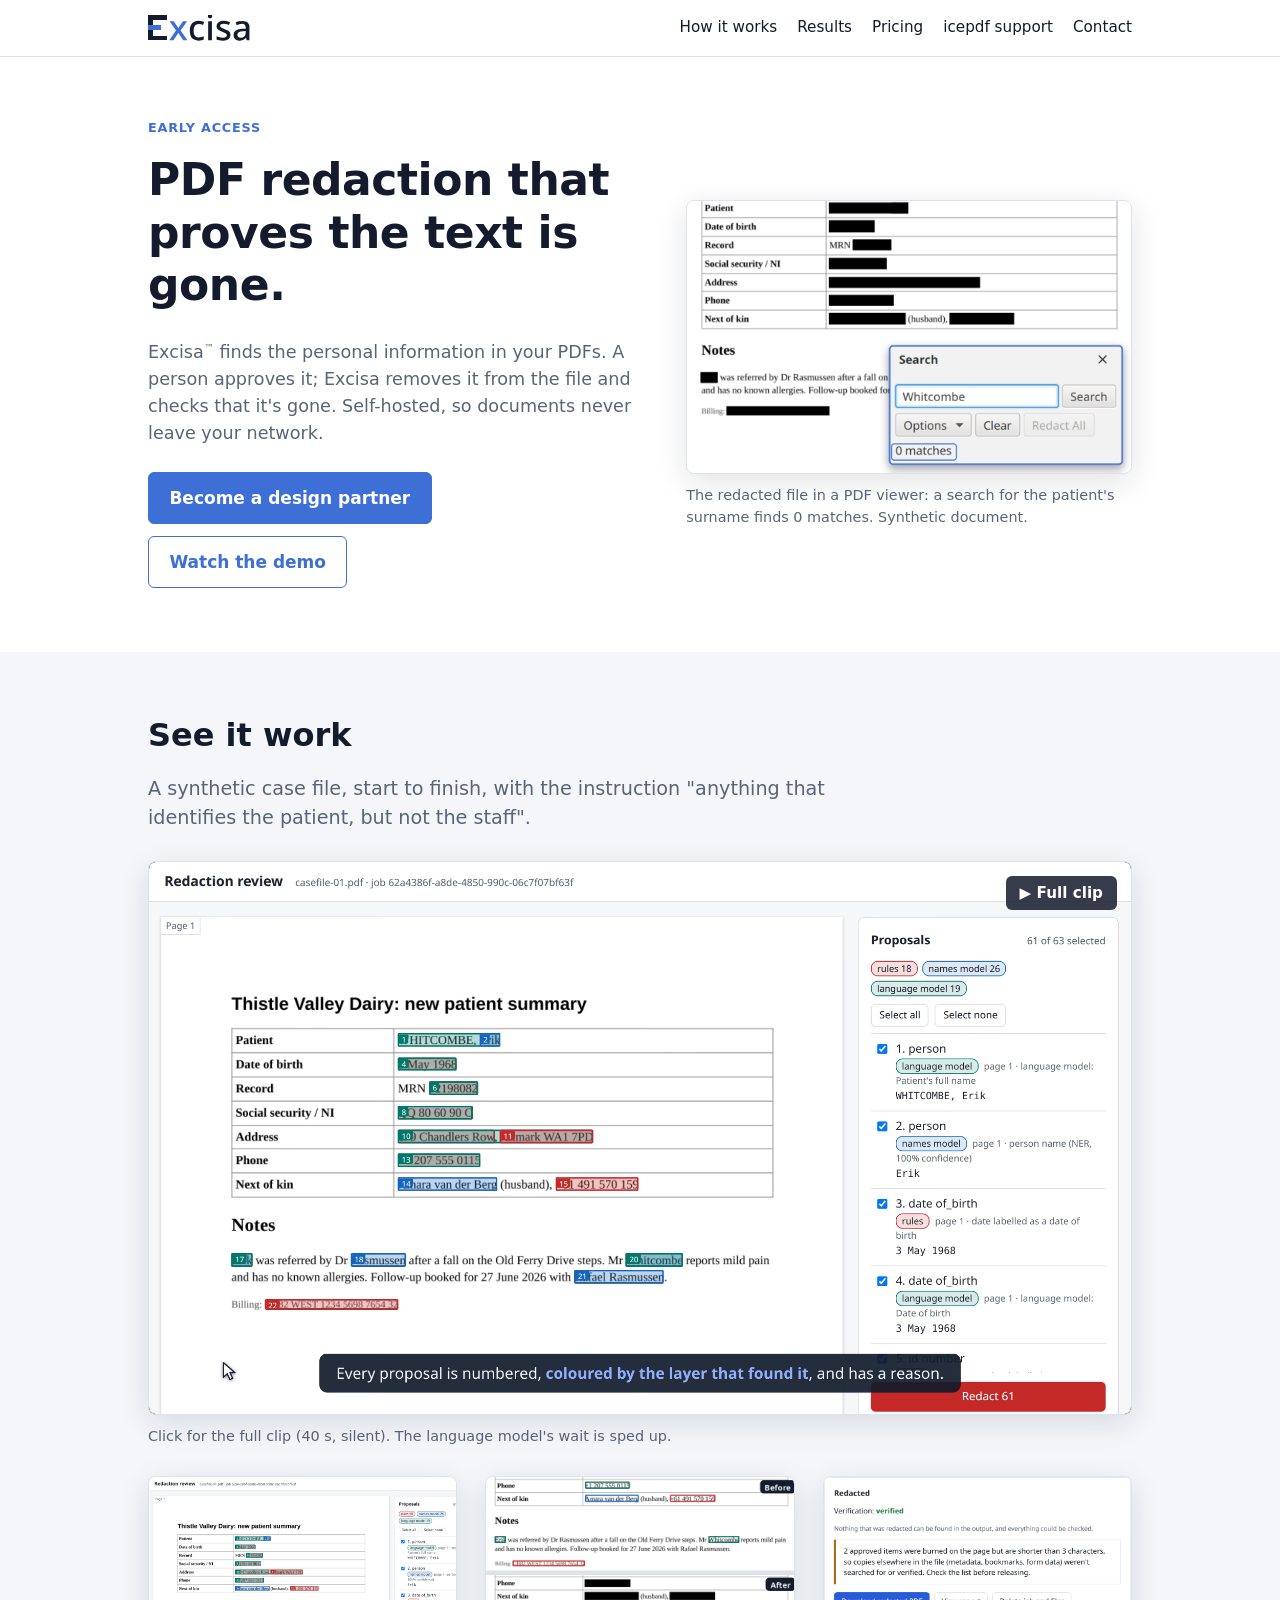
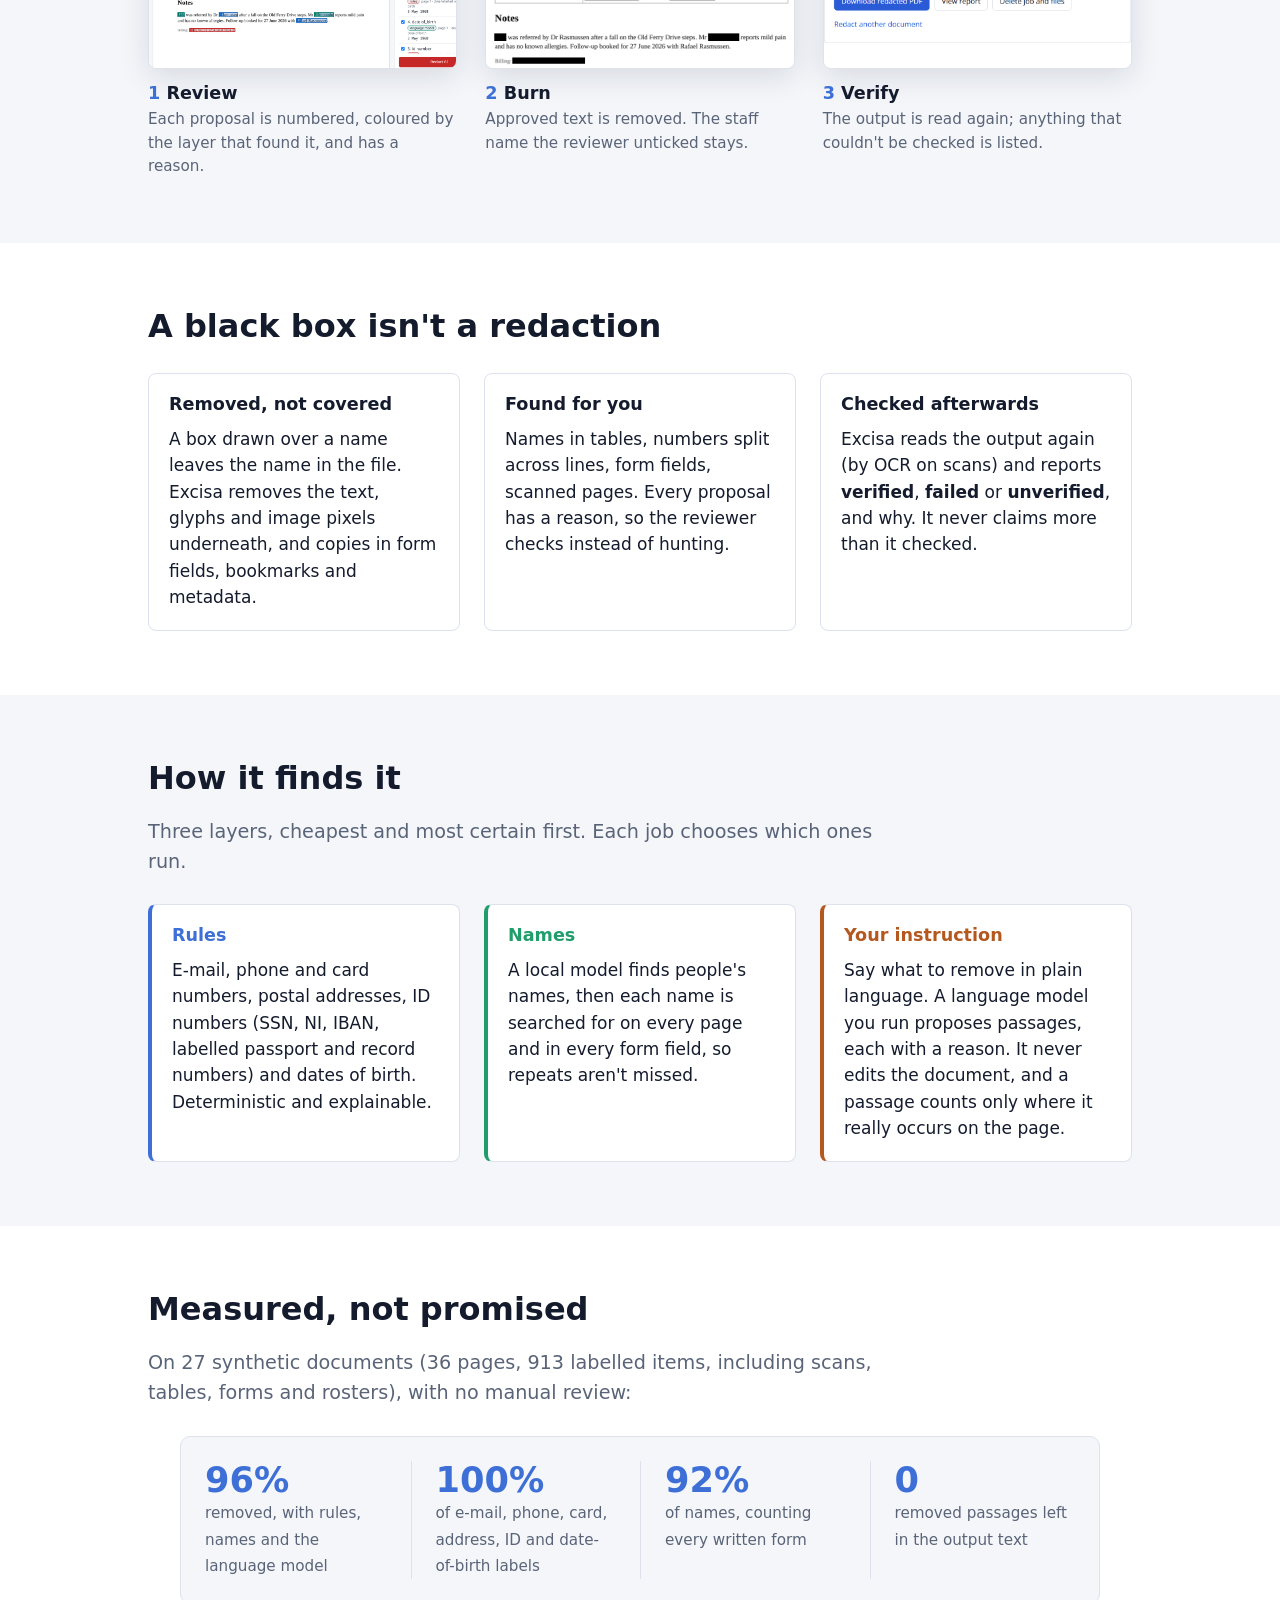
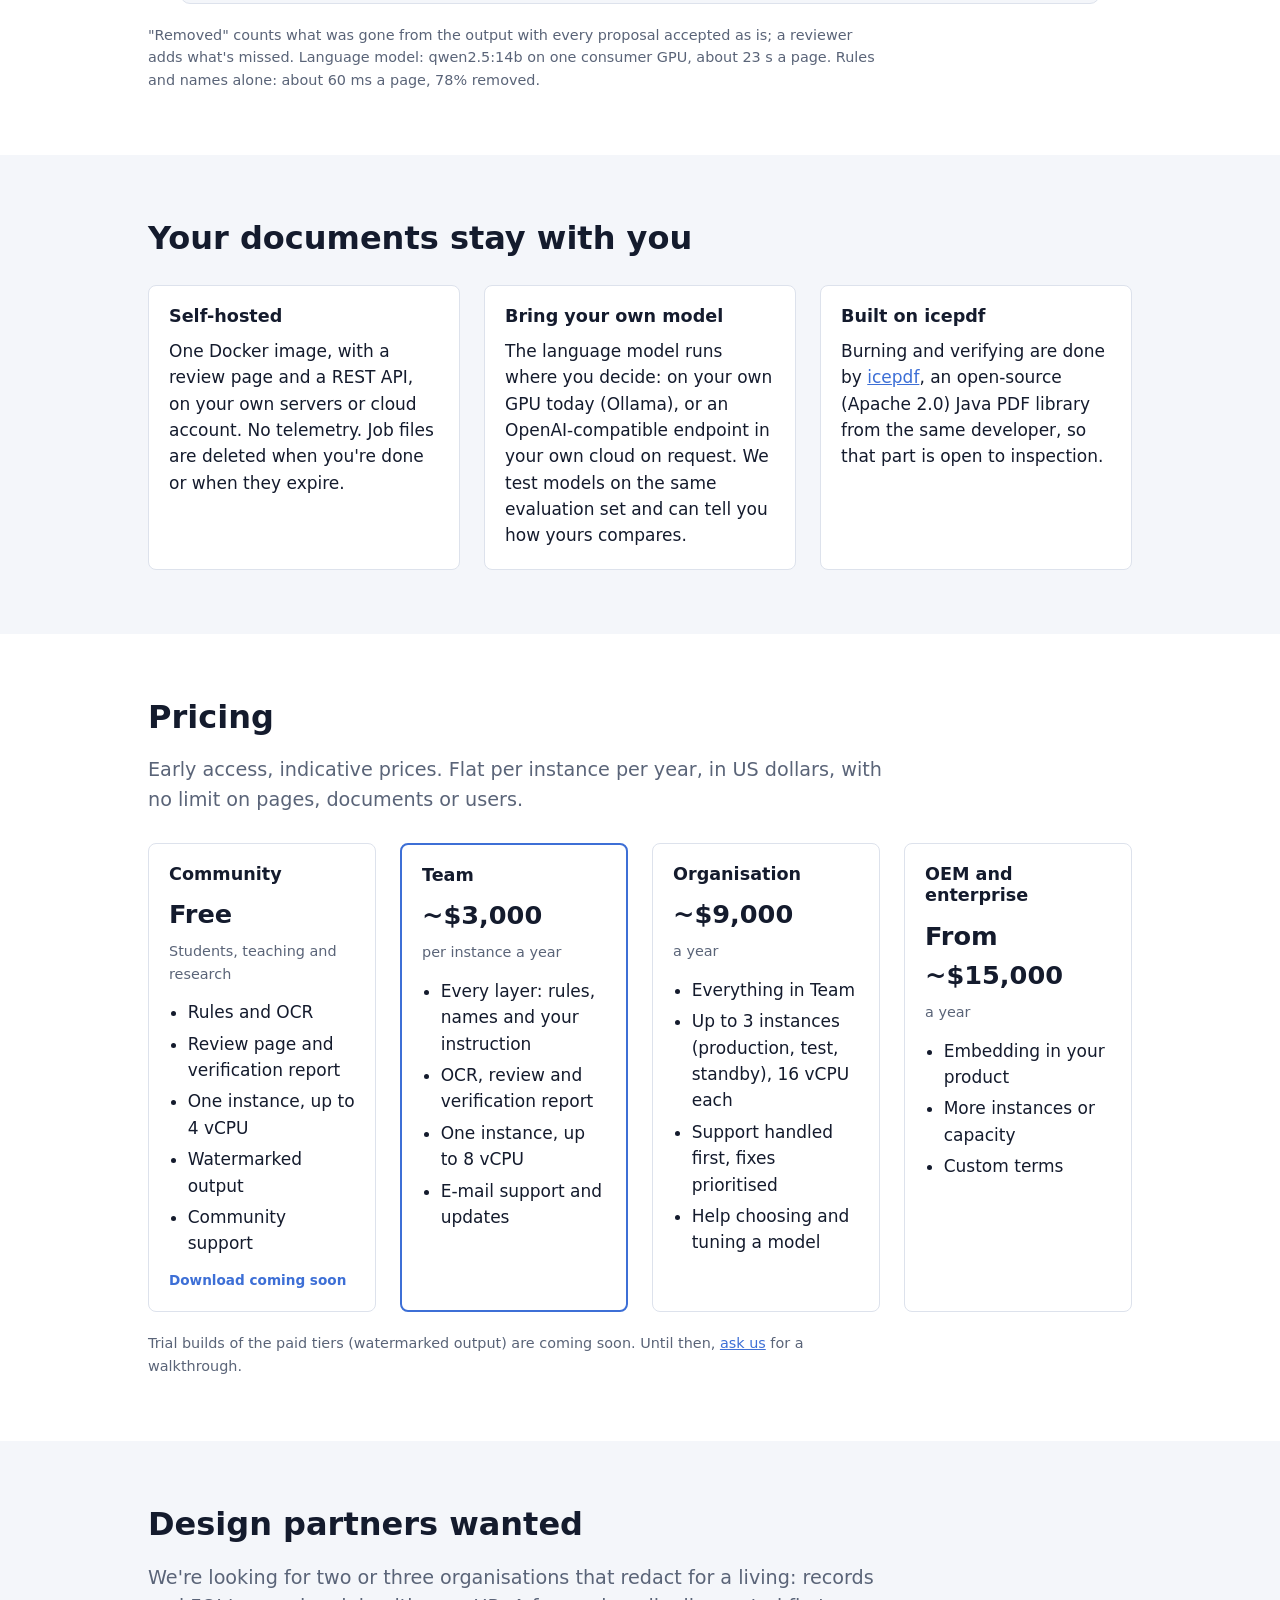
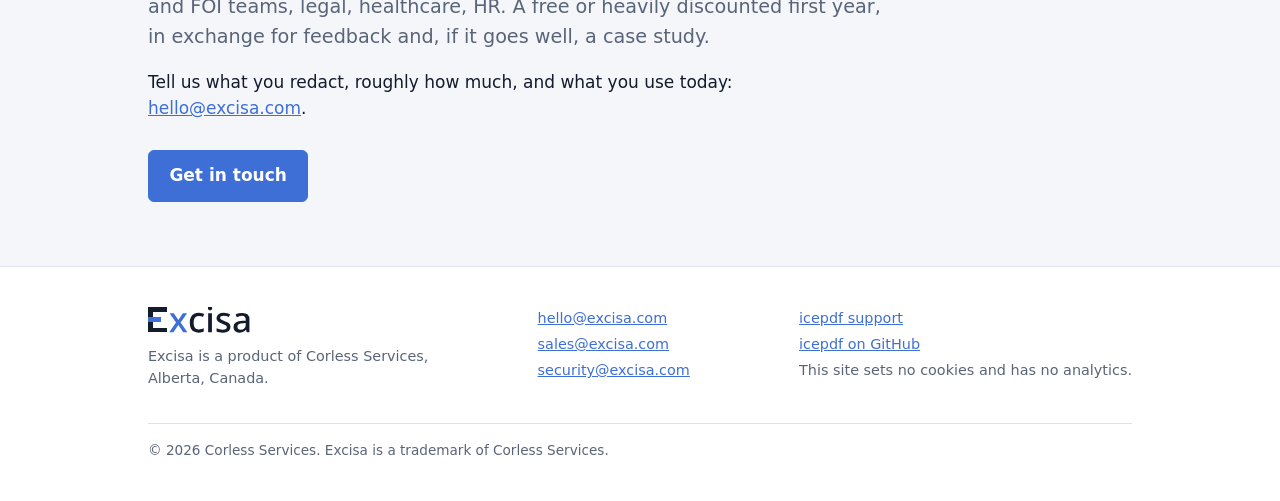
<file: index.html>
<!doctype html>
<html lang="en">
<head>
<meta charset="utf-8">
<meta name="viewport" content="width=device-width, initial-scale=1">
<title>Excisa: self-hosted PDF redaction that proves the text is gone</title>
<meta name="description" content="Excisa finds personal information in PDFs, lets a person approve it, removes it for good and checks that it's gone. Self-hosted: documents never leave your network.">
<link rel="icon" href="/favicon.ico" sizes="any">
<link rel="icon" href="/favicon.svg" type="image/svg+xml">
<link rel="apple-touch-icon" href="/apple-touch-icon.png">
<meta name="theme-color" content="#141b2d">
<link rel="canonical" href="https://excisa.com/">
<meta property="og:type" content="website">
<meta property="og:site_name" content="Excisa">
<meta property="og:url" content="https://excisa.com/">
<meta property="og:title" content="Excisa: self-hosted PDF redaction that proves the text is gone">
<meta property="og:description" content="Excisa finds personal information in PDFs, lets a person approve it, removes it for good and checks that it's gone. Self-hosted: documents never leave your network.">
<meta property="og:image" content="https://excisa.com/img/social-card.png">
<meta property="og:image:width" content="1200">
<meta property="og:image:height" content="630">
<meta property="og:image:alt" content="Excisa: PDF redaction that proves the text is gone. A redacted page and a search finding 0 matches.">
<meta name="twitter:card" content="summary_large_image">
<script type="application/ld+json">
{
 "@context": "https://schema.org",
 "@graph": [
  {
   "@type": "Organization",
   "@id": "https://excisa.com/#org",
   "name": "Corless Services",
   "url": "https://excisa.com/",
   "logo": "https://excisa.com/apple-touch-icon.png",
   "email": "hello@excisa.com",
   "address": {
    "@type": "PostalAddress",
    "addressRegion": "AB",
    "addressCountry": "CA"
   }
  },
  {
   "@type": "WebSite",
   "@id": "https://excisa.com/#website",
   "name": "Excisa",
   "url": "https://excisa.com/",
   "publisher": {
    "@id": "https://excisa.com/#org"
   }
  },
  {
   "@type": "SoftwareApplication",
   "@id": "https://excisa.com/#excisa",
   "name": "Excisa",
   "url": "https://excisa.com/",
   "applicationCategory": "BusinessApplication",
   "operatingSystem": "Linux (Docker)",
   "description": "Self-hosted PDF redaction: finds personal information with rules, a names model and a language model, a person approves it, and the text is removed and verified gone.",
   "publisher": {
    "@id": "https://excisa.com/#org"
   }
  }
 ]
}
</script>
<link rel="stylesheet" href="/site.css">
</head>
<body>

<header class="top">
  <div class="wrap">
    <a class="logo" href="/"><picture>
      <source srcset="/img/excisa-dark.svg" media="(prefers-color-scheme: dark)">
      <img src="/img/excisa-light.svg" alt="Excisa">
    </picture></a>
    <nav>
      <a href="#how">How it works</a>
      <a href="#results">Results</a>
      <a href="#pricing">Pricing</a>
      <a href="/icepdf-support.html"><span class="wide">icepdf </span>support</a>
      <a href="#contact">Contact</a>
    </nav>
  </div>
</header>

<main>

<section class="hero">
  <div class="wrap hero-grid">
    <div>
      <span class="tag">Early access</span>
      <h1>PDF redaction that proves the text is gone.</h1>
      <p class="lead">Excisa<span class="tm">™</span> finds the personal information in your PDFs. A person approves it; Excisa removes
        it from the file and checks that it's gone. Self-hosted, so documents never leave your network.</p>
      <div class="actions">
        <a class="btn" href="#contact">Become a design partner</a>
        <a class="btn ghost" href="#demo">Watch the demo</a>
      </div>
    </div>
    <figure class="shot">
      <img src="/img/hero-gone.png" width="1150" height="704"
        alt="A redacted patient summary open in a PDF viewer: black boxes where the details were, and a search for the patient's surname finding 0 matches.">
      <figcaption>The redacted file in a PDF viewer: a search for the patient's surname finds 0 matches. Synthetic
        document.</figcaption>
    </figure>
  </div>
</section>

<section id="demo" class="alt">
  <div class="wrap">
    <h2>See it work</h2>
    <p class="lead">A synthetic case file, start to finish, with the instruction "anything that identifies the patient,
      but not the staff".</p>
    <figure class="video" data-title="Excisa, start to finish" data-full="/video/excisa-demo.mp4">
      <div class="video-frame">
        <video class="video-loop" autoplay muted loop playsinline preload="metadata" poster="/video/excisa-demo-poster.jpg"
          aria-label="Review, untick a staff name, redact, verify, and search the output in a PDF viewer">
          <source src="/video/excisa-demo-loop.webm" type="video/webm">
          <source src="/video/excisa-demo-loop.mp4" type="video/mp4">
        </video>
      </div>
      <figcaption>Click for the full clip (40 s, silent). The language model's wait is sped up.</figcaption>
    </figure>
    <ol class="thumbs">
      <li>
        <figure class="shot">
          <img src="/img/review-thumb.png" loading="lazy"
            alt="The review page: numbered boxes on the page, coloured by the layer that found them, beside the list of proposals with their reasons.">
        </figure>
        <h3>Review</h3>
        <p>Each proposal is numbered, coloured by the layer that found it, and has a reason.</p>
      </li>
      <li>
        <figure class="shot">
          <img src="/img/burn-thumb.png" loading="lazy"
            alt="Part of page 1 before and after: the patient's details outlined, then removed; Dr Rasmussen, a staff member, left in place.">
        </figure>
        <h3>Burn</h3>
        <p>Approved text is removed. The staff name the reviewer unticked stays.</p>
      </li>
      <li>
        <figure class="shot">
          <img src="/img/verified.png" loading="lazy"
            alt="The result: verification verified, with a note listing two short items that were burned but not searched for elsewhere.">
        </figure>
        <h3>Verify</h3>
        <p>The output is read again; anything that couldn't be checked is listed.</p>
      </li>
    </ol>
  </div>
</section>

<section>
  <div class="wrap">
    <h2>A black box isn't a redaction</h2>
    <div class="grid">
      <div class="card">
        <h3>Removed, not covered</h3>
        <p>A box drawn over a name leaves the name in the file. Excisa removes the text, glyphs and image pixels
          underneath, and copies in form fields,
          bookmarks and metadata.</p>
      </div>
      <div class="card">
        <h3>Found for you</h3>
        <p>Names in tables, numbers split across lines, form fields, scanned pages. Every proposal has a reason, so
          the reviewer checks instead of hunting.</p>
      </div>
      <div class="card">
        <h3>Checked afterwards</h3>
        <p>Excisa reads the output again (by OCR on scans) and reports <b>verified</b>, <b>failed</b> or
          <b>unverified</b>, and why. It never claims more than it checked.</p>
      </div>
    </div>
  </div>
</section>

<section id="how" class="alt">
  <div class="wrap">
    <h2>How it finds it</h2>
    <p class="lead">Three layers, cheapest and most certain first. Each job chooses which ones run.</p>
    <div class="grid">
      <div class="card layer rules">
        <h3>Rules</h3>
        <p>E-mail, phone and card numbers, postal addresses, ID numbers (SSN, NI, IBAN, labelled passport and record
          numbers) and dates of birth. Deterministic and explainable.</p>
      </div>
      <div class="card layer names">
        <h3>Names</h3>
        <p>A local model finds people's names, then each name is searched for on every page and in every form field,
          so repeats aren't missed.</p>
      </div>
      <div class="card layer llm">
        <h3>Your instruction</h3>
        <p>Say what to remove in plain language. A language model you run proposes passages, each with a reason. It
          never edits the document, and a passage counts only where it really occurs on the page.</p>
      </div>
    </div>
  </div>
</section>

<section id="results">
  <div class="wrap">
    <h2>Measured, not promised</h2>
    <p class="lead">On 27 synthetic documents (36 pages, 913 labelled items, including scans, tables, forms and
      rosters), with no manual review:</p>
    <div class="stats">
      <div class="stat"><b>96%</b><span>removed, with rules, names and the language model</span></div>
      <div class="stat"><b>100%</b><span>of e-mail, phone, card, address, ID and date-of-birth labels</span></div>
      <div class="stat"><b>92%</b><span>of names, counting every written form</span></div>
      <div class="stat"><b>0</b><span>removed passages left in the output text</span></div>
    </div>
    <p class="muted small note">"Removed" counts what was gone from the output with every proposal accepted as is; a
      reviewer adds what's missed. Language model: qwen2.5:14b on one consumer GPU, about 23 s a page. Rules and names
      alone: about 60 ms a page, 78% removed.</p>
  </div>
</section>

<section class="alt">
  <div class="wrap">
    <h2>Your documents stay with you</h2>
    <div class="grid">
      <div class="card">
        <h3>Self-hosted</h3>
        <p>One Docker image, with a review page and a REST API, on your own servers or cloud account. No telemetry.
          Job files are deleted when you're done or when they expire.</p>
      </div>
      <div class="card">
        <h3>Bring your own model</h3>
        <p>The language model runs where you decide: on your own GPU today (Ollama), or an OpenAI-compatible endpoint
          in your own cloud on request. We test models on the same evaluation set and can tell you how yours
          compares.</p>
      </div>
      <div class="card">
        <h3>Built on icepdf</h3>
        <p>Burning and verifying are done by <a href="https://pcorless.github.io/icepdf">icepdf</a>, an open-source
          (Apache 2.0) Java PDF library from the same developer, so that part is open to inspection.</p>
      </div>
    </div>
  </div>
</section>

<section id="pricing">
  <div class="wrap">
    <h2>Pricing</h2>
    <p class="lead">Early access, indicative prices. Flat per instance per year, in US dollars, with no limit on pages,
      documents or users.</p>
    <div class="prices">
      <div class="card price">
        <h3>Community</h3>
        <div class="amount">Free</div>
        <p class="muted small">Students, teaching and research</p>
        <ul>
          <li>Rules and OCR</li>
          <li>Review page and verification report</li>
          <li>One instance, up to 4 vCPU</li>
          <li>Watermarked output</li>
          <li>Community support</li>
        </ul>
        <p class="soon">Download coming soon</p>
      </div>
      <div class="card price featured">
        <h3>Team</h3>
        <div class="amount">~$3,000</div>
        <p class="muted small">per instance a year</p>
        <ul>
          <li>Every layer: rules, names and your instruction</li>
          <li>OCR, review and verification report</li>
          <li>One instance, up to 8 vCPU</li>
          <li>E-mail support and updates</li>
        </ul>
      </div>
      <div class="card price">
        <h3>Organisation</h3>
        <div class="amount">~$9,000</div>
        <p class="muted small">a year</p>
        <ul>
          <li>Everything in Team</li>
          <li>Up to 3 instances (production, test, standby), 16 vCPU each</li>
          <li>Support handled first, fixes prioritised</li>
          <li>Help choosing and tuning a model</li>
        </ul>
      </div>
      <div class="card price">
        <h3>OEM and enterprise</h3>
        <div class="amount">From ~$15,000</div>
        <p class="muted small">a year</p>
        <ul>
          <li>Embedding in your product</li>
          <li>More instances or capacity</li>
          <li>Custom terms</li>
        </ul>
      </div>
    </div>
    <p class="muted small note">Trial builds of the paid tiers (watermarked output) are coming soon.
      Until then, <a href="mailto:hello@excisa.com">ask us</a> for a walkthrough.</p>
  </div>
</section>

<section id="contact" class="alt">
  <div class="wrap">
    <h2>Design partners wanted</h2>
    <p class="lead">We're looking for two or three organisations that redact for a living: records and FOI teams,
      legal, healthcare, HR. A free or heavily discounted first year, in exchange for feedback and, if it goes well, a
      case study.</p>
    <p>Tell us what you redact, roughly how much, and what you use today: <a href="mailto:hello@excisa.com">hello@excisa.com</a>.</p>
    <div class="actions">
      <a class="btn" href="mailto:hello@excisa.com?subject=Excisa%20design%20partner">Get in touch</a>
    </div>
  </div>
</section>

</main>

<footer>
  <div class="wrap">
    <div>
      <picture>
        <source srcset="/img/excisa-dark.svg" media="(prefers-color-scheme: dark)">
        <img src="/img/excisa-light.svg" alt="Excisa">
      </picture>
      <p>Excisa is a product of Corless Services,<br>Alberta, Canada.</p>
    </div>
    <ul>
      <li><a href="mailto:hello@excisa.com">hello@excisa.com</a></li>
      <li><a href="mailto:sales@excisa.com">sales@excisa.com</a></li>
      <li><a href="mailto:security@excisa.com">security@excisa.com</a></li>
    </ul>
    <ul>
      <li><a href="/icepdf-support.html">icepdf support</a></li>
      <li><a href="https://github.com/pcorless/icepdf">icepdf on GitHub</a></li>
      <li>This site sets no cookies and has no analytics.</li>
    </ul>
  </div>
  <div class="wrap"><p class="legal">© 2026 Corless Services. Excisa is a trademark of Corless Services.</p></div>
</footer>

<dialog id="lightbox" class="lightbox" aria-label="Screenshot">
  <button class="lightbox-close" type="button" aria-label="Close">&times;</button>
  <div class="lightbox-body"></div>
</dialog>
<script src="/site.js" defer></script>

</body>
</html>
</file>
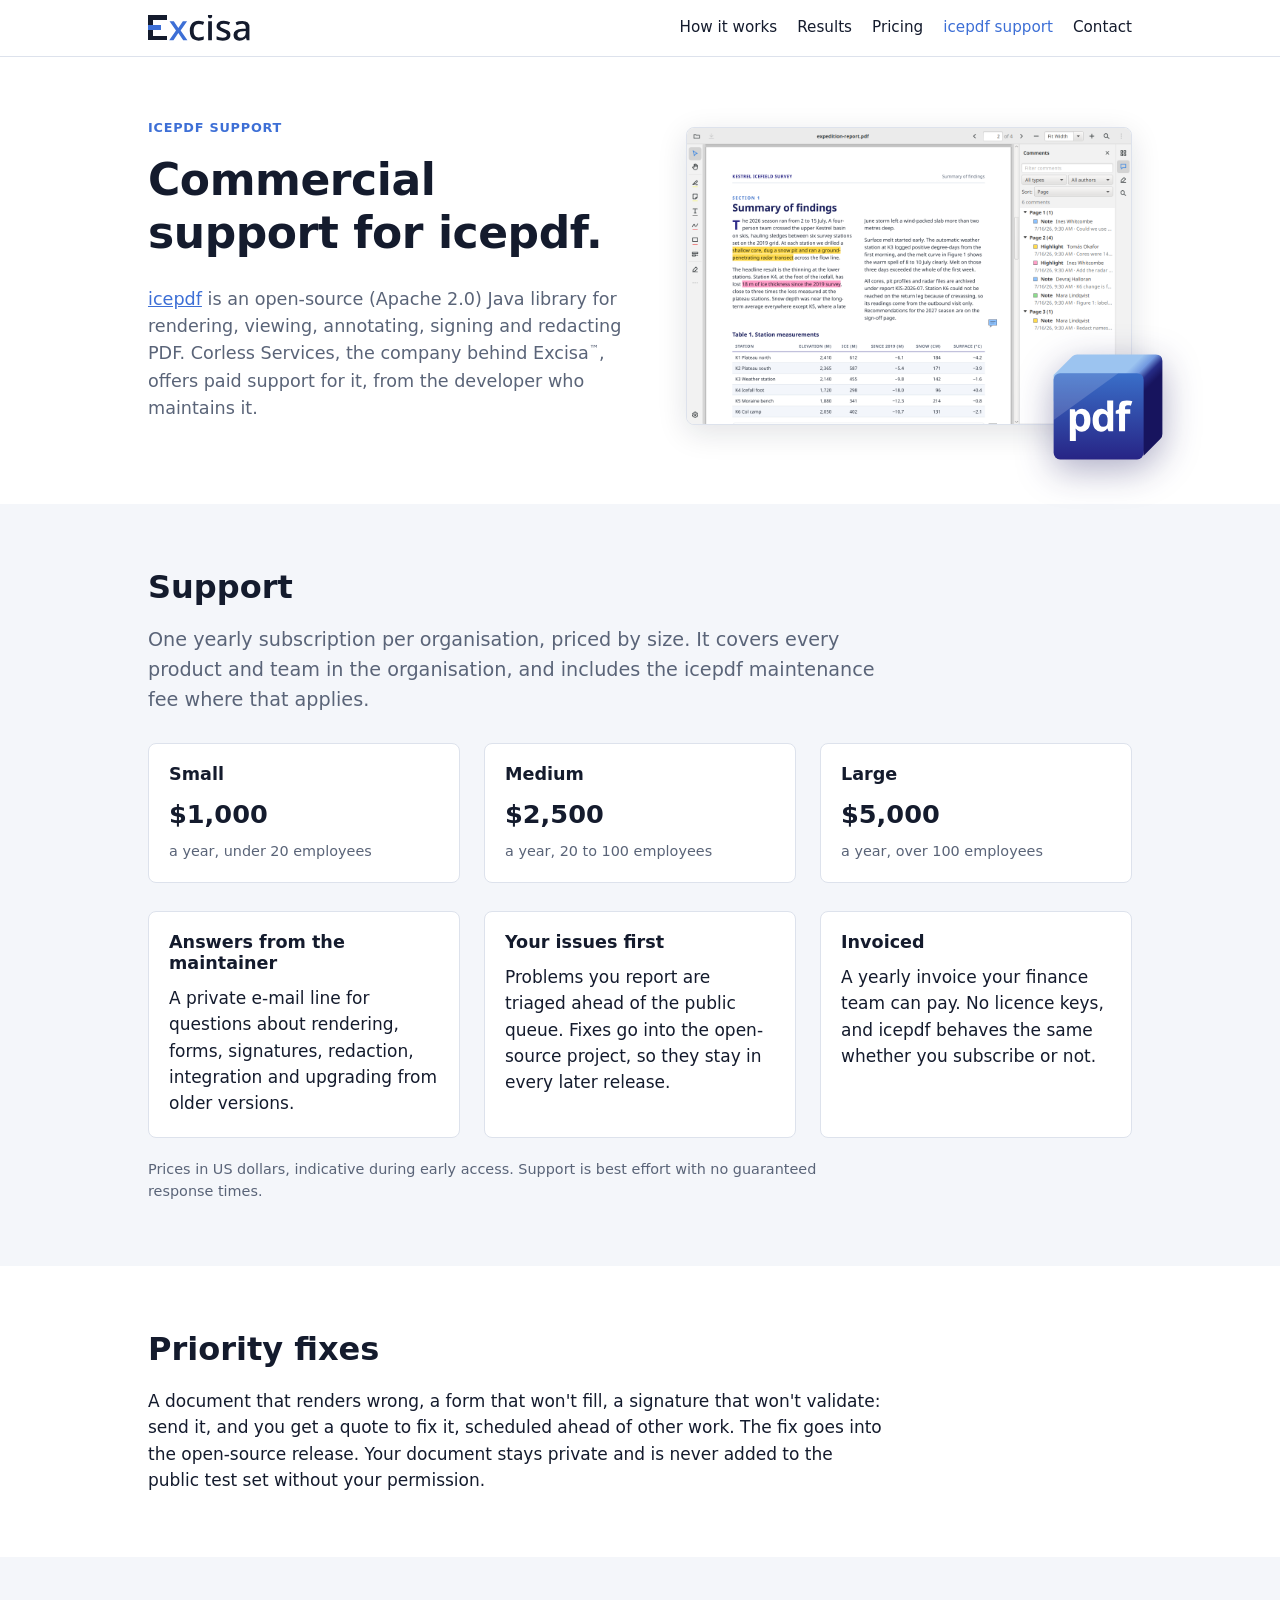
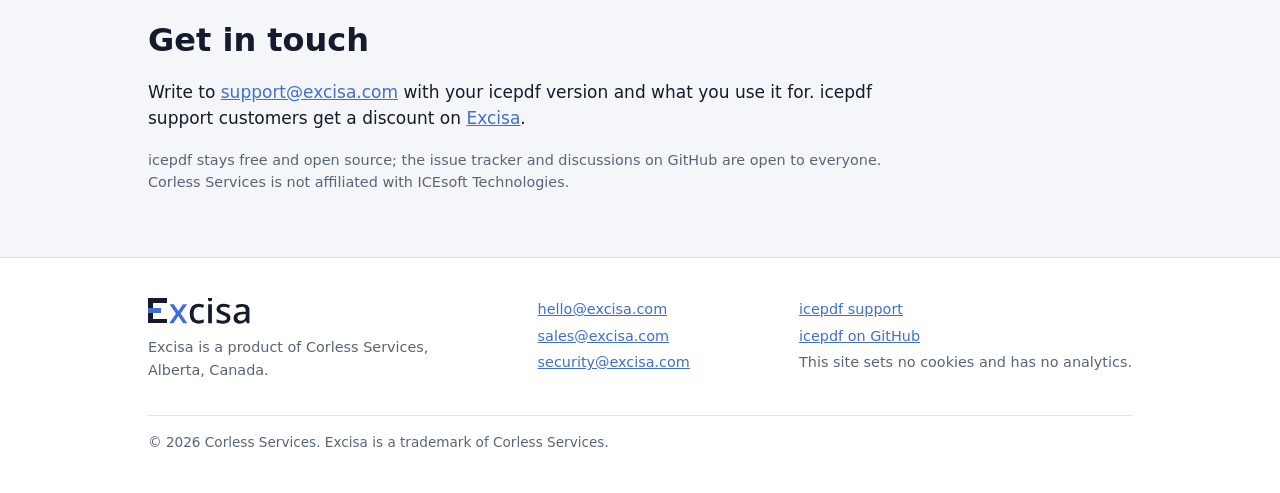
<file: icepdf-support.html>
<!doctype html>
<html lang="en">
<head>
<meta charset="utf-8">
<meta name="viewport" content="width=device-width, initial-scale=1">
<title>Commercial icepdf support: Excisa</title>
<meta name="description" content="Commercial support for the open-source icepdf Java PDF library, from its maintainer.">
<link rel="icon" href="/favicon.ico" sizes="any">
<link rel="icon" href="/favicon.svg" type="image/svg+xml">
<link rel="apple-touch-icon" href="/apple-touch-icon.png">
<meta name="theme-color" content="#141b2d">
<link rel="canonical" href="https://excisa.com/icepdf-support.html">
<meta property="og:type" content="website">
<meta property="og:site_name" content="Excisa">
<meta property="og:url" content="https://excisa.com/icepdf-support.html">
<meta property="og:title" content="Commercial support for icepdf">
<meta property="og:description" content="Commercial support for the open-source icepdf Java PDF library, from its maintainer.">
<meta property="og:image" content="https://excisa.com/img/social-card.png">
<meta property="og:image:width" content="1200">
<meta property="og:image:height" content="630">
<meta property="og:image:alt" content="Excisa: PDF redaction that proves the text is gone. A redacted page and a search finding 0 matches.">
<meta name="twitter:card" content="summary_large_image">
<script type="application/ld+json">
{
 "@context": "https://schema.org",
 "@type": "Service",
 "name": "Commercial support for icepdf",
 "url": "https://excisa.com/icepdf-support.html",
 "serviceType": "Software support",
 "provider": {
  "@type": "Organization",
  "@id": "https://excisa.com/#org",
  "name": "Corless Services",
  "url": "https://excisa.com/"
 },
 "areaServed": "Worldwide",
 "description": "Paid support for the open-source icepdf Java PDF library from its maintainer: private e-mail support, issues triaged first, and quoted priority fixes."
}
</script>
<link rel="stylesheet" href="/site.css">
</head>
<body>

<header class="top">
  <div class="wrap">
    <a class="logo" href="/"><picture>
      <source srcset="/img/excisa-dark.svg" media="(prefers-color-scheme: dark)">
      <img src="/img/excisa-light.svg" alt="Excisa">
    </picture></a>
    <nav>
      <a href="/#how">How it works</a>
      <a href="/#results">Results</a>
      <a href="/#pricing">Pricing</a>
      <a href="/icepdf-support.html" aria-current="page"><span class="wide">icepdf </span>support</a>
      <a href="/#contact">Contact</a>
    </nav>
  </div>
</header>

<main>

<section class="hero">
  <div class="wrap hero-grid">
    <div>
      <span class="tag">icepdf support</span>
      <h1>Commercial support for icepdf.</h1>
      <p class="lead"><a href="https://pcorless.github.io/icepdf">icepdf</a> is an open-source (Apache 2.0) Java library for
        rendering, viewing, annotating, signing and redacting PDF. Corless Services, the company behind
        Excisa<span class="tm">™</span>, offers paid support for it, from the developer who maintains it.</p>
    </div>
    <div class="hero-visual">
      <img class="hero-cube" src="/img/icepdf/icepdf-cube.svg" alt="" width="132" height="132">
      <figure class="shot">
        <img class="for-light" src="/img/icepdf/hero-light.png" width="1200" height="800"
          alt="The icepdf JavaFX viewer showing a field report with highlights, and a comments panel listing notes from four reviewers.">
        <img class="for-dark" src="/img/icepdf/hero-dark.png" width="1200" height="800" alt="">
      </figure>
    </div>
  </div>
</section>

<section class="alt">
  <div class="wrap">
    <h2>Support</h2>
    <p class="lead">One yearly subscription per organisation, priced by size. It covers every product and team in the
      organisation, and includes the icepdf maintenance fee where that applies.</p>
    <div class="prices">
      <div class="card price">
        <h3>Small</h3>
        <div class="amount">$1,000</div>
        <p class="muted small">a year, under 20 employees</p>
      </div>
      <div class="card price">
        <h3>Medium</h3>
        <div class="amount">$2,500</div>
        <p class="muted small">a year, 20 to 100 employees</p>
      </div>
      <div class="card price">
        <h3>Large</h3>
        <div class="amount">$5,000</div>
        <p class="muted small">a year, over 100 employees</p>
      </div>
    </div>
    <div class="grid">
      <div class="card">
        <h3>Answers from the maintainer</h3>
        <p>A private e-mail line for questions about rendering, forms, signatures, redaction, integration and
          upgrading from older versions.</p>
      </div>
      <div class="card">
        <h3>Your issues first</h3>
        <p>Problems you report are triaged ahead of the public queue. Fixes go into the open-source project, so they
          stay in every later release.</p>
      </div>
      <div class="card">
        <h3>Invoiced</h3>
        <p>A yearly invoice your finance team can pay. No licence keys, and icepdf behaves the same whether you
          subscribe or not.</p>
      </div>
    </div>
    <p class="muted small note">Prices in US dollars, indicative during early access. Support is
      best effort with no guaranteed response times.</p>
  </div>
</section>

<section>
  <div class="wrap">
    <h2>Priority fixes</h2>
    <p>A document that renders wrong, a form that won't fill, a signature that won't validate: send it, and you get a
      quote to fix it, scheduled ahead of other work. The fix goes into the open-source release. Your document stays
      private and is never added to the public test set without your permission.</p>
  </div>
</section>

<section id="contact" class="alt">
  <div class="wrap">
    <h2>Get in touch</h2>
    <p>Write to <a href="mailto:support@excisa.com">support@excisa.com</a> with your icepdf version and what you use it
      for. icepdf support customers get a discount on <a href="/">Excisa</a>.</p>
    <p class="muted small">icepdf stays free and open source; the issue tracker and discussions on GitHub are open to
      everyone. Corless Services is not affiliated with ICEsoft Technologies.</p>
  </div>
</section>

</main>

<footer>
  <div class="wrap">
    <div>
      <picture>
        <source srcset="/img/excisa-dark.svg" media="(prefers-color-scheme: dark)">
        <img src="/img/excisa-light.svg" alt="Excisa">
      </picture>
      <p>Excisa is a product of Corless Services,<br>Alberta, Canada.</p>
    </div>
    <ul>
      <li><a href="mailto:hello@excisa.com">hello@excisa.com</a></li>
      <li><a href="mailto:sales@excisa.com">sales@excisa.com</a></li>
      <li><a href="mailto:security@excisa.com">security@excisa.com</a></li>
    </ul>
    <ul>
      <li><a href="/icepdf-support.html">icepdf support</a></li>
      <li><a href="https://github.com/pcorless/icepdf">icepdf on GitHub</a></li>
      <li>This site sets no cookies and has no analytics.</li>
    </ul>
  </div>
  <div class="wrap"><p class="legal">© 2026 Corless Services. Excisa is a trademark of Corless Services.</p></div>
</footer>

<dialog id="lightbox" class="lightbox" aria-label="Screenshot">
  <button class="lightbox-close" type="button" aria-label="Close">&times;</button>
  <div class="lightbox-body"></div>
</dialog>
<script src="/site.js" defer></script>

</body>
</html>
</file>
<file: site.css>
:root {
  --bg: #ffffff; --bg-alt: #f4f6fa; --fg: #141b2d; --muted: #5a6478; --line: #dde2ec;
  --accent: #3d6fd6; --accent-fg: #ffffff;
  --rules: #3d6fd6; --names: #1f9d6b; --llm: #b4581f;
  --max: 64rem;
}
@media (prefers-color-scheme: dark) {
  :root {
    --bg: #141b2d; --bg-alt: #1b2540; --fg: #eef1f7; --muted: #9aa4b8; --line: #2c3757;
    --accent: #5b8cf0; --accent-fg: #0f1420;
    --rules: #5b8cf0; --names: #3ccf95; --llm: #f0965b;
  }
}
* { box-sizing: border-box; }
html { -webkit-text-size-adjust: 100%; }
body {
  margin: 0; background: var(--bg); color: var(--fg);
  font: 17px/1.55 system-ui, -apple-system, "Segoe UI", Roboto, "Noto Sans", sans-serif;
}
a { color: var(--accent); }
img { max-width: 100%; }
.wrap { max-width: var(--max); margin: 0 auto; padding: 0 20px; }

/* header */
.top {
  position: sticky; top: 0; z-index: 10; border-bottom: 1px solid var(--line);
  background: color-mix(in srgb, var(--bg) 88%, transparent); backdrop-filter: blur(8px);
  -webkit-backdrop-filter: blur(8px);
}
:root { --header: 56px; }
.top .wrap { display: flex; align-items: center; justify-content: space-between; gap: 16px; height: var(--header); }
.top .logo img { display: block; height: 26px; width: auto; }
.top nav { display: flex; gap: 20px; flex-wrap: wrap; font-size: .95rem; }
.top nav a { color: var(--fg); text-decoration: none; }
.top nav a:hover, .top nav a[aria-current] { color: var(--accent); }

/* sections */
section { padding: 64px 0; }
section.alt { background: var(--bg-alt); }
h1, h2, h3 { line-height: 1.2; margin: 0 0 .6em; }
h1 { font-size: clamp(2rem, 5vw, 3rem); font-weight: 650; letter-spacing: -.01em; max-width: 22ch; }
h2 { font-size: clamp(1.5rem, 3vw, 2rem); font-weight: 650; }
h3 { font-size: 1.1rem; font-weight: 650; }
p { margin: 0 0 1em; }
.lead { font-size: 1.2rem; color: var(--muted); }
.muted { color: var(--muted); }
.small { font-size: .9rem; }
.tag {
  display: inline-block; font-size: .8rem; font-weight: 600; letter-spacing: .06em; text-transform: uppercase;
  color: var(--accent); margin-bottom: 1rem;
}

.btn {
  display: inline-block; padding: .7em 1.2em; border-radius: 6px; font-weight: 600; text-decoration: none;
  background: var(--accent); color: var(--accent-fg); border: 1px solid var(--accent);
}
.btn.ghost { background: transparent; color: var(--accent); }
.actions { display: flex; gap: 12px; flex-wrap: wrap; margin-top: 1.5rem; }

.grid { display: grid; gap: 24px; grid-template-columns: repeat(auto-fit, minmax(15rem, 1fr)); }
.card { border: 1px solid var(--line); border-radius: 8px; padding: 20px; background: var(--bg); }
.card p:last-child { margin-bottom: 0; }


/* layers */
.layer { border-left: 4px solid var(--c); }
.layer h3 { color: var(--c); }
.layer.rules { --c: var(--rules); } .layer.names { --c: var(--names); } .layer.llm { --c: var(--llm); }


/* numbers */
.stats {
  display: grid; grid-template-columns: repeat(4, minmax(0, 1fr)); margin: 2rem 32px; padding: 24px 0;
  background: var(--bg-alt); border: 1px solid var(--line); border-radius: 10px;
}
.stat { padding: 0 24px; border-left: 1px solid var(--line); }
.stat:first-child { border-left: 0; }
.stat b { display: block; font-size: 2.2rem; font-weight: 700; line-height: 1.1; color: var(--accent); }
.stat span { color: var(--muted); font-size: .95rem; }
@media (max-width: 760px) {
  .stats { grid-template-columns: repeat(2, minmax(0, 1fr)); margin: 1.5rem 0; row-gap: 24px; }
  .stat:nth-child(3) { border-left: 0; }
}

/* pricing */
.prices { display: grid; gap: 24px; grid-template-columns: repeat(auto-fit, minmax(14rem, 1fr)); }
.price .amount { font-size: 1.6rem; font-weight: 700; margin: .2em 0; }
.price ul { padding-left: 1.1em; margin: .8em 0 0; }
.price li { margin-bottom: .3em; }
.price .soon { margin: 1em 0 0; font-size: .85rem; font-weight: 600; color: var(--accent); }
.price.featured { border-color: var(--accent); border-width: 2px; }

table { border-collapse: collapse; width: 100%; }
th, td { text-align: left; padding: 8px 10px; border-bottom: 1px solid var(--line); vertical-align: top; }
th { font-weight: 600; }

/* footer */
footer { border-top: 1px solid var(--line); padding: 40px 0; font-size: .9rem; color: var(--muted); }
footer .wrap { display: flex; flex-wrap: wrap; gap: 24px 48px; justify-content: space-between; align-items: flex-start; }
footer img { display: block; height: 26px; width: auto; margin-bottom: 12px; }
footer ul { list-style: none; padding: 0; margin: 0; }
footer li { margin-bottom: 4px; }

/* screenshots */
figure.shot { margin: 0; }
figure.shot img { display: block; width: 100%; height: auto; border: 1px solid var(--line); border-radius: 8px;
  box-shadow: 0 8px 30px rgba(20, 27, 45, .12); background: #fff; }
figure.shot figcaption { color: var(--muted); font-size: .9rem; margin-top: 10px; }

/* hero: text left, screenshot right */
.hero { padding: 56px 0 64px; }
.hero-grid { display: grid; grid-template-columns: minmax(0, 1.1fr) minmax(0, 1fr); gap: 48px; align-items: center; }
.hero-grid > * { min-width: 0; }
.hero h1 { font-size: clamp(2rem, 4vw, 2.75rem); }
.hero .lead { font-size: 1.1rem; }
@media (max-width: 860px) {
  .hero-grid { grid-template-columns: minmax(0, 1fr); gap: 32px; }
}

/* click to enlarge */
.zoomable { cursor: zoom-in; }
.lightbox {
  width: min(1440px, 94vw); max-height: 94vh; padding: 0; border: 0; border-radius: 8px;
  background: #0f1420; overflow: hidden;
}
.lightbox::backdrop { background: rgba(5, 8, 20, .78); }
.lightbox-body img { display: block; width: 100%; height: auto; max-height: 94vh; object-fit: contain; }
.lightbox-close {
  position: absolute; top: 8px; right: 10px; z-index: 1; width: 36px; height: 36px; border: 0; border-radius: 50%;
  background: rgba(15, 20, 32, .72); color: #fff; font-size: 1.5rem; line-height: 1; cursor: pointer;
}
.lightbox-close:hover, .lightbox-close:focus-visible { background: var(--accent); color: var(--accent-fg); }


/* demo video and the three stills under it */
figure.video { margin: 28px 0 0; }
.video-frame { position: relative; border: 1px solid var(--line); border-radius: 8px; overflow: hidden;
  box-shadow: 0 8px 30px rgba(20, 27, 45, .12); background: #000; }
.video-frame video { display: block; width: 100%; height: auto; aspect-ratio: 16 / 9; }
.video-expand { position: absolute; right: 14px; top: 14px; padding: 8px 14px; border: 0; border-radius: 6px;
  background: rgba(20, 27, 45, .85); color: #fff; font: 600 .95rem system-ui, sans-serif; cursor: pointer; }
.video-expand:hover, .video-expand:focus-visible { background: var(--accent); color: var(--accent-fg); }
figure.video figcaption { color: var(--muted); font-size: .9rem; margin-top: 10px; }
ol.thumbs { list-style: none; padding: 0; margin: 36px 0 0; display: grid; gap: 28px;
  grid-template-columns: repeat(3, minmax(0, 1fr)); counter-reset: t; }
ol.thumbs li { counter-increment: t; }
ol.thumbs figure.shot img { aspect-ratio: 16 / 10; object-fit: cover; object-position: top left; }
ol.thumbs h3 { margin: 14px 0 4px; }
ol.thumbs h3::before { content: counter(t) "  "; color: var(--accent); }
ol.thumbs p { color: var(--muted); font-size: .95rem; margin: 0; }
.lightbox-body video { display: block; width: 100%; height: auto; max-height: 94vh; }
@media (max-width: 760px) { ol.thumbs { grid-template-columns: minmax(0, 1fr); } }

/* phones: the menu gets its own row under the logo, one line, scrolling sideways if it must */
@media (max-width: 640px) {
  .top .wrap { height: auto; flex-wrap: wrap; padding-top: 12px; padding-bottom: 8px; gap: 8px; }
  .top nav .wide { display: none; }
  .top nav a[href="/icepdf-support.html"] { text-transform: capitalize; }
  .top nav a[href$="#results"] { display: none; }
  .top nav { width: 100%; flex-wrap: nowrap; overflow-x: auto; gap: 12px; justify-content: space-between; font-size: .9rem; white-space: nowrap;
    scrollbar-width: none; padding-bottom: 2px; }
  .top nav::-webkit-scrollbar { display: none; }
}

.tm { font-size: .55em; vertical-align: super; line-height: 0; margin-left: .05em; }
footer p { margin: 0 0 .4em; }
footer .legal { width: 100%; margin: 28px 0 0; padding-top: 16px; border-top: 1px solid var(--line); font-size: .85rem; }

/* one vertical rhythm for every section: heading -> intro 19px (h2 margin), intro -> content 28px,
   content -> small print 20px, 64px above and below every section's content */
.wrap > .lead { margin-bottom: 0; }
.wrap > :is(.grid, .prices, .stats, figure.video, .thumbs, .actions, figure.shot) { margin-top: 28px; margin-bottom: 0; }
.wrap > h2 + :is(.grid, .prices, .stats, figure.video, .thumbs) { margin-top: 28px; }
.wrap > .note { margin: 20px 0 0; }
.wrap > p + p { margin-top: 1em; }
main section .wrap > :last-child { margin-bottom: 0; }
.stats { margin-left: 32px; margin-right: 32px; }
@media (max-width: 760px) { .stats { margin-left: 0; margin-right: 0; } }
/* one line length for every paragraph that sits directly in a section (intro, body, small print) */
.wrap > p { max-width: 46rem; }

/* icepdf support hero: the viewer screenshot with the icepdf cube on its corner, as on the icepdf site */
.hero-visual { position: relative; }
.hero-cube { position: absolute; right: -36px; bottom: -40px; z-index: 1; width: 120px; height: auto;
  filter: drop-shadow(0 10px 18px rgba(20, 18, 90, .35)); }
.for-dark { display: none !important; }
@media (prefers-color-scheme: dark) { .for-light { display: none !important; } .for-dark { display: block !important; } }
@media (max-width: 860px) { .hero-cube { right: -6px; bottom: -30px; width: 88px; } }

/* jumps from the menu land below the sticky header, not under it */
html { scroll-behavior: smooth; }
section[id] { scroll-margin-top: calc(var(--header) + 1px); }
@media (max-width: 640px) { section[id] { scroll-margin-top: 80px; } }
@media (prefers-reduced-motion: reduce) { html { scroll-behavior: auto; } }
footer .wrap > .legal { max-width: none; }
</file>
